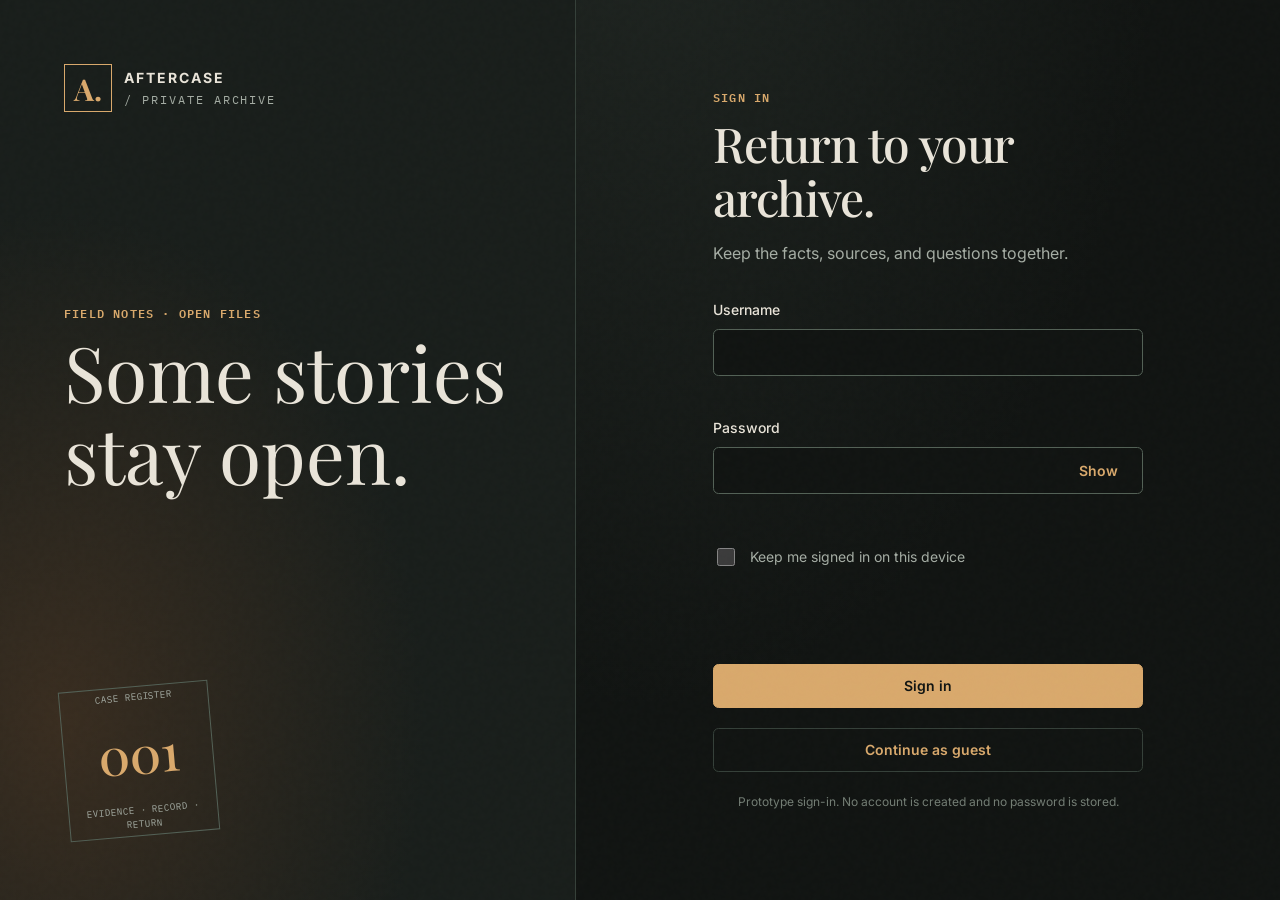
<file: index.html>
<!doctype html>
<html lang="en">
  <head>
    <meta charset="utf-8">
    <meta name="viewport" content="width=device-width, initial-scale=1">
    <meta name="theme-color" content="#111111">
    <title>Explore Cases — AFTERCASE</title>
    <link rel="stylesheet" href="style.css">
    <script type="module" src="scripts/layout.js"></script>
    <script type="module" src="scripts/explore.js"></script>
    <script type="module" src="scripts/import-export.js"></script>
  </head>
  <body>
    <a class="skip-link" href="#main-content">Skip to main content</a>
    <div id="site-header"></div>
    <main id="main-content">
      <section class="page-intro" aria-labelledby="page-title">
        <p class="eyebrow">PERSONAL MYSTERY ARCHIVE</p>
        <h1 id="page-title">Explore Cases</h1>
        <p class="intro-copy">A quiet place to collect the details, sources, and questions that matter.</p>
      </section>
      <section class="archive-section" aria-labelledby="archive-heading">
        <div class="section-heading">
          <div><p class="eyebrow">YOUR ARCHIVE</p><h2 id="archive-heading">Cases</h2></div>
          <div class="section-actions">
            <p id="case-count" class="muted" aria-live="polite"></p>
            <a class="primary-button" href="case-form.html">Add Case</a>
          </div>
        </div>
        <div class="archive-tools">
          <label id="search" class="search-field" for="case-search">Search saved cases<input id="case-search" type="search" placeholder="Title, case number, keyword, person, location…" autocomplete="off"></label>
          <div class="archive-filters" aria-label="Filter cases">
            <label class="filter-field" for="case-status-filter">Real-world status
              <select id="case-status-filter"><option value="">All statuses</option><option value="Solved">Solved</option><option value="Unsolved">Unsolved</option><option value="Ongoing">Ongoing</option><option value="Unknown or disputed">Unknown or disputed</option></select>
            </label>
            <label class="filter-field" for="case-sort">Sort by
              <select id="case-sort"><option value="updated-desc">Recently updated</option><option value="title-asc">Title (A–Z)</option><option value="number-asc">Case number</option></select>
            </label>
          </div>
          <div class="data-actions" aria-label="Case data actions">
            <div class="view-switch" role="group" aria-label="Case display">
              <button id="grid-view" class="view-button active" type="button" aria-pressed="true">Grid</button>
              <button id="list-view" class="view-button" type="button" aria-pressed="false">List</button>
            </div>
            <button id="import-button" class="secondary-button" type="button">Import JSON</button>
            <button id="export-button" class="secondary-button" type="button">Export Backup</button>
          </div>
          <input id="import-file" type="file" accept=".json,application/json" hidden>
        </div>
        <p id="archive-message" class="form-message" aria-live="polite"></p>
        <div id="case-list" class="case-grid" aria-live="polite" aria-busy="true"></div>
      </section>
      <dialog id="import-preview" class="import-dialog" aria-labelledby="import-preview-title">
        <div class="dialog-content">
          <p class="eyebrow">JSON IMPORT PREVIEW</p>
          <h2 id="import-preview-title">Review import</h2>
          <p id="import-summary" class="muted"></p>
          <ul id="import-problems" class="import-problems"></ul>
          <div id="import-case-list" class="import-case-list"></div>
          <div class="form-actions">
            <button id="cancel-import" class="text-button" type="button">Cancel</button>
            <button id="confirm-import" class="primary-button" type="button" disabled>Import non-conflicting cases</button>
          </div>
        </div>
      </dialog>
    </main>
    <div id="site-footer"></div>
  </body>
</html>
</file>
<file: style.css>
@import url("https://fonts.googleapis.com/css2?family=IBM+Plex+Mono:wght@400;500;600&family=Inter:wght@400;500;600;700&family=Playfair+Display:wght@400;500;600&display=swap");

:root {
  color-scheme: dark;
  --ink: #e9e4d9;
  --paper: #111412;
  --paper-raised: #191e1b;
  --paper-soft: #202622;
  --line: #354039;
  --line-strong: #536156;
  --muted: #a5ada4;
  --subtle: #737d74;
  --accent: #d9a96c;
  --accent-hover: #efc58b;
  --accent-soft: #392d20;
  --focus: #f3ca8d;
  --good: #8fc5a0;
  --good-bg: #203329;
  --warn: #e5c078;
  --warn-bg: #3a3020;
  --bad: #df9289;
  --bad-bg: #3c2826;
  --blue: #91b6c7;
  --blue-bg: #24343b;
  --grain: #d9a96c;
  --space-1: 0.25rem;
  --space-2: 0.5rem;
  --space-3: 0.75rem;
  --space-4: 1rem;
  --space-5: 1.25rem;
  --space-6: 1.5rem;
  --space-8: 2rem;
  --space-10: 2.5rem;
  --space-12: 3rem;
  --space-16: 4rem;
  --space-20: 5rem;
  --text-xs: 0.75rem;
  --text-sm: 0.875rem;
  --text-base: 1rem;
  --text-lg: 1.125rem;
  --text-xl: 1.375rem;
  --text-2xl: 1.875rem;
  --text-3xl: clamp(2.2rem, 4vw, 3.6rem);
  --radius-sm: 0.35rem;
  --radius: 0.65rem;
  --radius-lg: 1rem;
  --shadow: 0 18px 48px rgb(0 0 0 / 0.24);
  --container: 70rem;
  --ease: 160ms ease;
}

* { box-sizing: border-box; }
html { min-width: 320px; scroll-behavior: smooth; background: var(--paper); }
body {
  position: relative;
  min-height: 100vh;
  margin: 0;
  color: var(--ink);
  background: radial-gradient(ellipse at 50% -20%, var(--paper-soft), transparent 58%), var(--paper);
  font-family: Inter, sans-serif;
  font-size: var(--text-base);
  line-height: 1.6;
  -webkit-font-smoothing: antialiased;
}
body::before {
  position: fixed;
  z-index: 5;
  inset: 0;
  pointer-events: none;
  content: "";
  opacity: 0.035;
  background-image: url("data:image/svg+xml,%3Csvg viewBox='0 0 180 180' xmlns='http://www.w3.org/2000/svg'%3E%3Cfilter id='n'%3E%3CfeTurbulence type='fractalNoise' baseFrequency='.85' numOctaves='3' stitchTiles='stitch'/%3E%3C/filter%3E%3Crect width='100%25' height='100%25' filter='url(%23n)' opacity='.5'/%3E%3C/svg%3E");
}
::selection { color: var(--paper); background: var(--accent); }
a { color: inherit; text-decoration-color: var(--line-strong); text-underline-offset: 0.2em; }
a:hover { color: var(--accent-hover); text-decoration-color: currentColor; }
button, input, select, textarea { font: inherit; }
button, a, input, select, textarea, summary { -webkit-tap-highlight-color: transparent; }
button { color: inherit; }
:focus-visible { outline: 3px solid var(--focus); outline-offset: 3px; }
img, svg { max-width: 100%; }
h1, h2, h3, p { margin-top: 0; }
h1, h2 { font-family: "Playfair Display", Georgia, serif; font-weight: 500; letter-spacing: -0.025em; line-height: 1.14; }
h1 { margin-bottom: var(--space-4); font-size: var(--text-3xl); }
h2 { margin-bottom: var(--space-4); font-size: var(--text-2xl); }
h3 { margin-bottom: var(--space-2); font-size: var(--text-lg); }
.muted, .intro-copy { color: var(--muted); }
.eyebrow, .case-number, time, .badge, .dashboard-mark, .login-brand-mark, .login-file-stamp, .recent-number {
  font-family: "IBM Plex Mono", monospace;
  letter-spacing: 0.1em;
  text-transform: uppercase;
}
.eyebrow { margin-bottom: var(--space-2); color: var(--accent); font-size: var(--text-xs); font-weight: 600; }
.skip-link { position: absolute; z-index: 20; top: var(--space-3); left: var(--space-3); transform: translateY(-180%); padding: var(--space-3) var(--space-4); border-radius: var(--radius-sm); color: var(--paper); background: var(--focus); }
.skip-link:focus { transform: translateY(0); }
.visually-hidden { position: absolute !important; width: 1px; height: 1px; overflow: hidden; clip: rect(0, 0, 0, 0); white-space: nowrap; clip-path: inset(50%); }

.site-header { position: sticky; z-index: 10; top: 0; border-bottom: 1px solid var(--line); background: color-mix(in srgb, var(--paper) 94%, transparent); backdrop-filter: blur(14px); }
.navigation { display: flex; width: min(calc(100% - 2.5rem), var(--container)); min-height: 76px; align-items: center; justify-content: space-between; gap: var(--space-5); margin: 0 auto; }
.nav-content { display: flex; min-height: 76px; flex: 1; align-items: center; justify-content: space-between; gap: var(--space-6); }
.brand { display: inline-flex; flex: 0 0 auto; align-items: center; gap: var(--space-3); color: var(--ink); font-size: var(--text-sm); font-weight: 700; letter-spacing: 0.16em; text-decoration: none; }
.brand-mark { display: grid; width: 38px; height: 38px; place-items: center; border: 1px solid var(--accent); color: var(--accent); font-family: "Playfair Display", Georgia, serif; font-size: var(--text-xl); letter-spacing: 0; }
.brand small { display: block; color: var(--muted); font-family: "IBM Plex Mono", monospace; font-size: 0.58rem; font-weight: 400; letter-spacing: 0.12em; }
.nav-links { display: flex; align-items: center; gap: var(--space-1); }
.nav-links a, .account-summary { display: inline-flex; min-height: 44px; align-items: center; padding: 0 var(--space-3); border: 1px solid transparent; border-radius: var(--radius-sm); color: var(--muted); font-size: var(--text-sm); text-decoration: none; transition: color var(--ease), background var(--ease), border-color var(--ease); }
.nav-links a:hover, .account-summary:hover { color: var(--ink); background: var(--paper-soft); }
.nav-links a.active { border-color: var(--line); color: var(--ink); background: var(--paper-raised); }
.nav-links a.nav-add { border-color: var(--accent); color: var(--paper); background: var(--accent); }
.nav-links .nav-add:hover { color: var(--paper); background: var(--accent); }
.nav-links a.nav-add.active { color: var(--paper); background: var(--accent); box-shadow: inset 0 -3px var(--paper); }
.nav-hover-pending .nav-links a:hover:not(.nav-add) { color: var(--muted); background: transparent; }
.nav-links .search-link { display: none; }
.account-menu { position: relative; }
.account-summary { cursor: pointer; list-style: none; gap: var(--space-2); }
.account-summary::-webkit-details-marker { display: none; }
.account-initial { display: grid; width: 28px; height: 28px; place-items: center; border: 1px solid var(--line-strong); border-radius: 50%; color: var(--accent); font-family: "IBM Plex Mono", monospace; }
.account-name { max-width: 9rem; overflow: hidden; text-overflow: ellipsis; white-space: nowrap; }
.account-dropdown { position: absolute; top: calc(100% + var(--space-2)); right: 0; min-width: 190px; padding: var(--space-2); border: 1px solid var(--line-strong); border-radius: var(--radius); background: var(--paper-raised); box-shadow: var(--shadow); }
.account-dropdown a, .account-dropdown button { display: flex; width: 100%; min-height: 44px; align-items: center; padding: 0 var(--space-3); border: 0; border-radius: var(--radius-sm); color: var(--ink); background: transparent; text-align: left; text-decoration: none; cursor: pointer; }
.account-dropdown a:hover, .account-dropdown button:hover { background: var(--paper-soft); }
.nav-toggle { display: none; min-width: 44px; min-height: 44px; border: 1px solid var(--line); border-radius: var(--radius-sm); background: var(--paper-raised); cursor: pointer; }

main { width: min(calc(100% - 2.5rem), var(--container)); min-height: calc(100vh - 170px); margin: 0 auto; padding: clamp(2.5rem, 6vw, 5rem) 0; }
.page-intro { max-width: 760px; margin: 0 0 var(--space-12); }
.page-intro h1 { max-width: 16ch; }
.intro-copy { max-width: 62ch; font-size: var(--text-lg); }
.site-footer { width: min(calc(100% - 2.5rem), var(--container)); margin: 0 auto; padding: var(--space-6) 0 var(--space-8); border-top: 1px solid var(--line); color: var(--subtle); font-family: "IBM Plex Mono", monospace; font-size: var(--text-xs); letter-spacing: 0.08em; }
.primary-button, .secondary-button, .danger-button, .text-button, .view-button, .remove-record { display: inline-flex; min-height: 44px; align-items: center; justify-content: center; gap: var(--space-2); padding: 0.6rem 1rem; border: 1px solid transparent; border-radius: var(--radius-sm); font-size: var(--text-sm); font-weight: 600; text-decoration: none; cursor: pointer; transition: color var(--ease), background var(--ease), border-color var(--ease), transform var(--ease); }
.primary-button { border-color: var(--accent); color: var(--paper); background: var(--accent); }
.primary-button:hover { border-color: var(--accent-hover); color: var(--paper); background: var(--accent-hover); transform: translateY(-1px); }
.secondary-button, .view-button { border-color: var(--line-strong); color: var(--ink); background: var(--paper-raised); }
.secondary-button:hover, .view-button:hover { border-color: var(--accent); background: var(--paper-soft); }
.danger-button { border-color: var(--bad); color: var(--bad); background: transparent; }
.danger-button:hover { color: var(--paper); background: var(--bad); }
.text-button, .remove-record { color: var(--accent); background: transparent; }
.text-button:hover, .remove-record:hover { background: var(--accent-soft); }
.back-link { display: inline-flex; min-height: 44px; align-items: center; gap: var(--space-2); margin-bottom: var(--space-6); color: var(--muted); text-decoration: none; }
.back-link:hover { color: var(--accent-hover); }

.dashboard-banner { position: relative; display: flex; min-height: 210px; align-items: end; justify-content: space-between; gap: var(--space-8); overflow: hidden; margin-bottom: var(--space-8); padding: clamp(1.5rem, 4vw, 3rem); border: 1px solid var(--line); border-top: 3px solid var(--accent); border-radius: var(--radius); background: linear-gradient(110deg, var(--paper-raised), var(--paper-soft)); }
.dashboard-banner h1 { margin-bottom: var(--space-2); }
.dashboard-banner p { max-width: 50ch; margin-bottom: 0; color: var(--muted); }
.dashboard-mark { display: grid; width: 84px; height: 104px; flex: 0 0 auto; place-items: center; border: 1px solid var(--line-strong); color: var(--accent); font-size: var(--text-xl); transform: rotate(4deg); }
.demo-banner, .dashboard-empty, .empty-state, .archive-empty { padding: var(--space-6); border: 1px dashed var(--line-strong); border-radius: var(--radius); color: var(--muted); background: var(--paper-raised); }
.demo-banner { display: flex; align-items: center; justify-content: space-between; gap: var(--space-4); margin-bottom: var(--space-6); }
.demo-banner p { margin: 0; }
.dashboard-stats { display: grid; grid-template-columns: repeat(4, minmax(0, 1fr)); gap: var(--space-4); margin-bottom: var(--space-12); }
.stat-card { min-height: 125px; padding: var(--space-5); border: 1px solid var(--line); border-radius: var(--radius); background: var(--paper-raised); }
.stat-card p { margin-bottom: var(--space-2); color: var(--muted); font-size: var(--text-sm); }
.stat-card strong { color: var(--accent); font-family: "Playfair Display", Georgia, serif; font-size: var(--text-2xl); font-weight: 500; }
.quick-actions { display: flex; align-items: center; justify-content: space-between; gap: var(--space-4); margin-bottom: var(--space-12); padding-bottom: var(--space-6); border-bottom: 1px solid var(--line); }
.quick-actions h2 { margin: 0; font-size: var(--text-xl); }
.quick-action-links { display: flex; flex-wrap: wrap; gap: var(--space-3); }
.dashboard-section { margin: var(--space-12) 0; }
.section-heading { display: flex; align-items: end; justify-content: space-between; gap: var(--space-4); margin-bottom: var(--space-5); }
.section-heading h2 { margin: 0; }
.section-actions { display: flex; align-items: center; gap: var(--space-4); }
.section-actions p { margin: 0; }
.continue-grid { display: grid; grid-template-columns: repeat(3, minmax(0, 1fr)); gap: var(--space-4); }
.continue-card { min-height: 205px; display: flex; flex-direction: column; align-items: flex-start; padding: var(--space-5); border: 1px solid var(--line); border-top: 2px solid var(--accent); border-radius: var(--radius); background: var(--paper-raised); }
.continue-card h3 { margin: var(--space-3) 0 var(--space-2); font-family: "Playfair Display", Georgia, serif; font-size: var(--text-xl); font-weight: 500; }
.continue-card p { color: var(--muted); font-size: var(--text-sm); }
.continue-link { margin-top: auto; color: var(--accent); font-size: var(--text-sm); font-weight: 600; text-decoration: none; }
.recent-list { display: grid; gap: 0; border-top: 1px solid var(--line); }
.recent-item { display: grid; grid-template-columns: 90px minmax(0, 1fr) auto; align-items: center; gap: var(--space-4); padding: var(--space-4) 0; border-bottom: 1px solid var(--line); }
.recent-number { color: var(--accent); font-size: var(--text-xs); }
.recent-case-link { font-weight: 600; text-decoration: none; }
.recent-meta { display: flex; align-items: center; gap: var(--space-2); color: var(--muted); font-size: var(--text-sm); }

.badge { display: inline-flex; min-height: 25px; align-items: center; gap: 0.4rem; padding: 0.15rem 0.55rem; border: 1px solid var(--line-strong); border-radius: 999px; color: var(--muted); background: var(--paper); font-size: 0.66rem; letter-spacing: 0.055em; line-height: 1.3; white-space: nowrap; }
.badge::before { width: 6px; height: 6px; flex: 0 0 auto; border-radius: 50%; background: currentColor; content: ""; }
.badge-status { border-color: var(--blue); color: var(--blue); background: var(--blue-bg); }
.badge-progress { border-color: var(--warn); color: var(--warn); background: var(--warn-bg); }
.badge-category { color: var(--muted); }
.badge-reliability { border-color: var(--good); color: var(--good); background: var(--good-bg); }
.badge-sample { border-color: var(--accent); color: var(--accent); background: var(--accent-soft); }
.badge-accent { border-color: var(--accent); color: var(--accent); }

.archive-tools { display: grid; grid-template-columns: minmax(240px, 1.3fr) minmax(320px, 1fr); gap: var(--space-4); margin-bottom: var(--space-5); padding: var(--space-5); border: 1px solid var(--line); border-radius: var(--radius); background: var(--paper-raised); }
.search-field, .filter-field, .form-field, .login-field { display: flex; flex-direction: column; gap: var(--space-2); color: var(--muted); font-size: var(--text-sm); font-weight: 500; }
.search-field { grid-row: span 2; }
input:not([type="checkbox"]):not([type="radio"]), select, textarea { width: 100%; min-height: 46px; padding: 0.7rem 0.85rem; border: 1px solid var(--line-strong); border-radius: var(--radius-sm); color: var(--ink); background: var(--paper); }
input::placeholder, textarea::placeholder { color: var(--subtle); }
input:focus, select:focus, textarea:focus { border-color: var(--accent); outline: 2px solid var(--accent); outline-offset: 2px; }
textarea { min-height: 120px; resize: vertical; }
select { cursor: pointer; }
.archive-filters { display: grid; grid-template-columns: repeat(2, minmax(0, 1fr)); gap: var(--space-3); }
.data-actions { display: flex; align-items: center; justify-content: space-between; gap: var(--space-3); flex-wrap: wrap; }
.view-switch { display: flex; gap: var(--space-2); }
.view-button { min-width: 66px; }
.view-button.active { border-color: var(--accent); color: var(--accent); background: var(--accent-soft); }
.form-message { min-height: 1.5em; margin: var(--space-3) 0; color: var(--muted); font-size: var(--text-sm); }
.form-message.error, .field-error { color: var(--bad); }
.form-message.success { color: var(--good); }
.case-grid { display: grid; grid-template-columns: repeat(3, minmax(0, 1fr)); gap: var(--space-5); }
.case-grid.list-mode { grid-template-columns: 1fr; }
.case-card { position: relative; min-height: 260px; overflow: hidden; border: 1px solid var(--line); border-radius: var(--radius); background: var(--paper-raised); transition: border-color var(--ease), transform var(--ease), box-shadow var(--ease); }
.case-card::before { position: absolute; inset: 0 auto 0 0; width: 3px; background: var(--accent); content: ""; opacity: 0.8; }
.case-card:hover { border-color: var(--line-strong); box-shadow: var(--shadow); transform: translateY(-2px); }
.case-card-link { display: flex; height: 100%; flex-direction: column; padding: var(--space-5) var(--space-5) var(--space-5) var(--space-6); text-decoration: none; }
.case-number { color: var(--accent); font-size: var(--text-xs); }
.case-card h2 { margin: var(--space-3) 0; font-size: var(--text-xl); }
.case-summary { display: -webkit-box; overflow: hidden; margin-bottom: var(--space-4); color: var(--muted); font-size: var(--text-sm); -webkit-box-orient: vertical; -webkit-line-clamp: 3; }
.case-meta { display: flex; flex-wrap: wrap; gap: var(--space-2); margin-top: auto; }
.case-grid.list-mode .case-card { min-height: auto; }
.case-grid.list-mode .case-card-link { display: grid; grid-template-columns: 100px minmax(180px, 1fr) minmax(120px, 1.4fr) auto; align-items: center; gap: var(--space-4); }
.case-grid.list-mode .case-card h2, .case-grid.list-mode .case-summary { margin: 0; }
.case-grid.list-mode .case-summary { -webkit-line-clamp: 2; }

.case-header { margin-bottom: var(--space-8); padding: clamp(1.5rem, 4vw, 3rem); border: 1px solid var(--line); border-top: 3px solid var(--accent); border-radius: var(--radius); background: var(--paper-raised); }
.case-header h1 { max-width: 20ch; margin: var(--space-3) 0; }
.case-header-meta { display: flex; flex-wrap: wrap; align-items: center; gap: var(--space-2); }
.case-actions { display: flex; flex-wrap: wrap; gap: var(--space-3); margin: var(--space-5) 0 var(--space-8); }
.case-section, .form-section, .my-archive-section { position: relative; margin: var(--space-8) 0; padding: clamp(1.25rem, 3vw, 2rem); border: 1px solid var(--line); border-radius: var(--radius); background: var(--paper-raised); }
.case-section::before, .form-section::before { position: absolute; top: -1px; left: var(--space-5); width: 105px; height: 4px; background: var(--accent); content: ""; }
.case-section > h2, .form-section > h2, .my-archive-section > h2 { margin-bottom: var(--space-5); font-size: var(--text-xl); }
.case-incomplete { padding: var(--space-4); border-left: 3px solid var(--warn); color: var(--warn); background: var(--warn-bg); }
.detail-list { display: grid; grid-template-columns: repeat(2, minmax(0, 1fr)); gap: var(--space-4); }
.overview-section .detail-list { display: block; }
.overview-section .detail-item { max-width: 90ch; border-bottom: 0; font-size: var(--text-lg); }
.detail-item { padding-bottom: var(--space-3); border-bottom: 1px solid var(--line); }
.detail-item dt { color: var(--muted); font-size: var(--text-sm); }
.detail-item dd { margin: var(--space-1) 0 0; }
.personal-note, .source-item, .archive-note-group { margin-top: var(--space-4); padding: var(--space-4); border-left: 2px solid var(--line-strong); color: var(--muted); background: var(--paper); }
.source-item a { color: var(--accent); overflow-wrap: anywhere; }
.source-item .badge { margin-left: var(--space-2); }
.timeline-section { border-left: 1px solid var(--line-strong); margin-left: var(--space-3); padding-left: var(--space-8); }
.timeline-section::after { position: absolute; top: 2.15rem; left: -5px; width: 9px; height: 9px; border: 1px solid var(--accent); border-radius: 50%; background: var(--paper); content: ""; }
.timeline-section .case-section-heading { display: flex; align-items: start; justify-content: space-between; gap: var(--space-4); }
.loading-message { color: var(--muted); }

.form-intro { max-width: 700px; margin-bottom: var(--space-8); }
.case-form { display: grid; gap: var(--space-5); }
.form-section { margin: 0; }
.form-grid { display: grid; grid-template-columns: repeat(2, minmax(0, 1fr)); gap: var(--space-4); }
.form-wide { grid-column: 1 / -1; }
.case-prep { margin-bottom: var(--space-6); padding: var(--space-5); border: 1px solid var(--line-strong); border-radius: var(--radius); background: var(--paper); }
.case-prep h2 { font-size: var(--text-xl); }
.case-prep p { color: var(--muted); }
.prep-inputs { display: grid; grid-template-columns: 1fr auto; gap: var(--space-3); align-items: end; }
.prep-actions { display: flex; flex-wrap: wrap; gap: var(--space-3); margin-top: var(--space-3); }
.prep-preview { margin-top: var(--space-4); padding: var(--space-4); border: 1px solid var(--line); border-radius: var(--radius-sm); background: var(--paper-raised); }
.prep-suggestion-list { padding-left: 1.25rem; }
.record-section { margin-top: var(--space-6); padding-top: var(--space-5); border-top: 1px solid var(--line); }
.record-section-heading { display: flex; align-items: center; justify-content: space-between; gap: var(--space-3); margin-bottom: var(--space-3); }
.record-section-heading h3 { margin: 0; }
.record-list { display: grid; gap: var(--space-3); }
.record-row { position: relative; padding: var(--space-4); border: 1px solid var(--line); border-radius: var(--radius-sm); background: var(--paper); }
.record-fields { display: grid; grid-template-columns: repeat(2, minmax(0, 1fr)); gap: var(--space-3); }
.record-fields .form-wide { grid-column: 1 / -1; }
.record-row .remove-record { position: absolute; top: var(--space-2); right: var(--space-2); }
.form-actions { display: flex; justify-content: flex-end; flex-wrap: wrap; gap: var(--space-3); margin-top: var(--space-5); }

.import-dialog { width: min(680px, calc(100% - 2rem)); max-height: min(85vh, 860px); padding: 0; border: 1px solid var(--line-strong); border-radius: var(--radius); color: var(--ink); background: var(--paper-raised); box-shadow: var(--shadow); }
.import-dialog::backdrop { background: color-mix(in srgb, var(--paper) 72%, transparent); backdrop-filter: blur(4px); }
.dialog-content { padding: clamp(1.25rem, 4vw, 2.5rem); }
.import-problems { padding-left: 1.25rem; color: var(--warn); }
.import-case-list, .import-case { display: grid; gap: var(--space-3); }
.import-case { margin: var(--space-3) 0; padding: var(--space-4); border: 1px solid var(--line); border-radius: var(--radius-sm); }
.import-case h3 { margin: 0; }
.archive-case-list, .archive-note-list { display: grid; gap: var(--space-3); }
.archive-case-link { color: var(--accent); }

.my-archive-section { margin-top: var(--space-5); }
.archive-empty { margin-top: var(--space-4); }

.login-page { min-height: 100vh; }
.login-shell { display: grid; width: 100%; max-width: none; min-height: 100vh; grid-template-columns: minmax(300px, 0.9fr) minmax(420px, 1.1fr); padding: 0; }
.login-brand-panel { position: relative; display: flex; min-height: 100vh; flex-direction: column; justify-content: space-between; overflow: hidden; padding: clamp(2rem, 5vw, 5rem); border-right: 1px solid var(--line); background: radial-gradient(ellipse at 10% 80%, var(--accent-soft), transparent 50%), var(--paper-raised); }
.login-brand-top { display: flex; align-items: center; gap: var(--space-3); font-size: var(--text-sm); font-weight: 700; letter-spacing: 0.14em; }
.login-brand-top small { display: block; color: var(--muted); font-family: "IBM Plex Mono", monospace; font-size: var(--text-xs); font-weight: 400; }
.login-brand-mark { display: grid; width: 48px; height: 48px; place-items: center; border: 1px solid var(--accent); color: var(--accent); font-family: "Playfair Display", Georgia, serif; font-size: var(--text-2xl); letter-spacing: 0; }
.login-brand-message p:last-child { margin: 0; font-family: "Playfair Display", Georgia, serif; font-size: clamp(2.5rem, 6vw, 5.5rem); line-height: 1.06; }
.login-file-stamp { display: grid; width: 150px; min-height: 150px; align-content: center; justify-items: center; gap: var(--space-2); border: 1px solid var(--line-strong); color: var(--muted); font-size: 0.58rem; text-align: center; transform: rotate(-5deg); }
.login-file-stamp strong { color: var(--accent); font-family: "Playfair Display", Georgia, serif; font-size: var(--text-3xl); font-weight: 500; letter-spacing: 0; }
.login-panel { display: grid; place-items: center; padding: clamp(2rem, 6vw, 6rem); }
.login-card { width: min(100%, 430px); }
.login-card h1 { font-size: clamp(2.1rem, 4vw, 3rem); }
.login-intro { margin-bottom: var(--space-8); color: var(--muted); }
.login-card form { display: grid; gap: var(--space-5); }
.login-field { color: var(--ink); }
.password-control { position: relative; display: flex; align-items: center; }
.password-control input { padding-right: 5rem; }
.password-toggle { position: absolute; right: var(--space-2); min-width: 50px; }
.field-error { min-height: 1.1em; font-size: var(--text-xs); }
.remember-field { display: flex; min-height: 44px; align-items: center; gap: var(--space-3); color: var(--muted); font-size: var(--text-sm); cursor: pointer; }
input[type="checkbox"] { width: 18px; height: 18px; accent-color: var(--accent); }
.login-submit, .guest-submit { width: 100%; }
.guest-submit { border: 1px solid var(--line); }
.login-small-print { margin: var(--space-5) 0 0; color: var(--subtle); font-size: var(--text-xs); text-align: center; }

@media (max-width: 1024px) {
  .nav-content { gap: var(--space-3); }
  .nav-links { gap: 0; }
  .nav-links a { padding: 0 var(--space-2); font-size: var(--text-xs); }
  .case-grid { grid-template-columns: repeat(2, minmax(0, 1fr)); }
}
@media (max-width: 760px) {
  .navigation { width: min(calc(100% - 2rem), var(--container)); }
  .navigation { min-height: 68px; flex-wrap: wrap; gap: 0; }
  .nav-content { min-height: 0; flex: 0 0 100%; flex-wrap: wrap; order: 3; gap: 0; padding-bottom: var(--space-2); }
  .nav-toggle { display: inline-flex; align-items: center; justify-content: center; margin-left: auto; }
  .nav-links { display: none; order: 3; width: 100%; flex-direction: column; align-items: stretch; padding: 0 0 var(--space-3); }
  .nav-content.is-open .nav-links { display: flex; }
  .nav-links a { min-height: 48px; padding: 0 var(--space-3); font-size: var(--text-sm); }
  .nav-links .search-link { display: inline-flex; }
  .account-menu { order: 2; }
  .account-name { display: none; }
  main { width: min(calc(100% - 2rem), var(--container)); padding: var(--space-10) 0; }
  .site-footer { width: min(calc(100% - 2rem), var(--container)); }
  .dashboard-stats { grid-template-columns: repeat(2, minmax(0, 1fr)); }
  .continue-grid { grid-template-columns: repeat(2, minmax(0, 1fr)); }
  .archive-tools { grid-template-columns: 1fr; }
  .search-field { grid-row: auto; }
  .case-grid { grid-template-columns: repeat(2, minmax(0, 1fr)); gap: var(--space-3); }
  .case-grid.list-mode .case-card-link { grid-template-columns: 1fr auto; }
  .case-grid.list-mode .case-summary { grid-column: 1 / -1; }
  .login-shell { grid-template-columns: 1fr; }
  .login-brand-panel { min-height: auto; gap: var(--space-8); padding: var(--space-6); border-right: 0; border-bottom: 1px solid var(--line); }
  .login-brand-message p:last-child { font-size: clamp(2.5rem, 10vw, 4rem); }
  .login-file-stamp { position: absolute; right: var(--space-6); bottom: var(--space-6); width: 100px; min-height: 100px; font-size: 0.48rem; }
  .login-panel { padding: var(--space-10) var(--space-6); }
}
@media (max-width: 520px) {
  .dashboard-banner { min-height: 190px; align-items: flex-start; }
  .dashboard-mark { position: absolute; right: var(--space-5); bottom: var(--space-5); width: 58px; height: 72px; font-size: var(--text-sm); }
  .dashboard-banner > div:first-child { padding-right: 3rem; }
  .demo-banner { align-items: flex-start; flex-direction: column; }
  .dashboard-stats { gap: var(--space-2); }
  .stat-card { min-height: 105px; padding: var(--space-3); }
  .stat-card p { font-size: var(--text-xs); }
  .quick-actions, .section-heading { align-items: flex-start; flex-direction: column; }
  .continue-grid, .case-grid { grid-template-columns: 1fr; }
  .continue-card { min-height: 175px; }
  .recent-item { grid-template-columns: 65px minmax(0, 1fr); gap: var(--space-2); }
  .recent-meta { grid-column: 2; flex-wrap: wrap; }
  .archive-filters { grid-template-columns: 1fr; }
  .data-actions { align-items: stretch; }
  .data-actions > button { flex: 1 1 140px; }
  .case-grid.list-mode .case-card-link { grid-template-columns: 1fr; gap: var(--space-2); }
  .case-grid.list-mode .case-summary { grid-column: auto; }
  .detail-list, .form-grid, .record-fields { grid-template-columns: 1fr; }
  .form-wide, .record-fields .form-wide { grid-column: auto; }
  .prep-inputs { grid-template-columns: 1fr; }
  .prep-inputs .primary-button { width: 100%; }
  .form-actions { flex-direction: column-reverse; }
  .form-actions > * { width: 100%; }
  .timeline-section { margin-left: var(--space-1); padding-left: var(--space-5); }
  .case-actions > * { flex: 1 1 100%; }
  .login-file-stamp { display: none; }
  .login-brand-panel { padding: var(--space-5); }
  .login-panel { padding: var(--space-8) var(--space-5); }
}
@media (prefers-reduced-motion: reduce) {
  *, *::before, *::after { scroll-behavior: auto !important; transition-duration: 0.01ms !important; animation-duration: 0.01ms !important; animation-iteration-count: 1 !important; }
}
</file>
